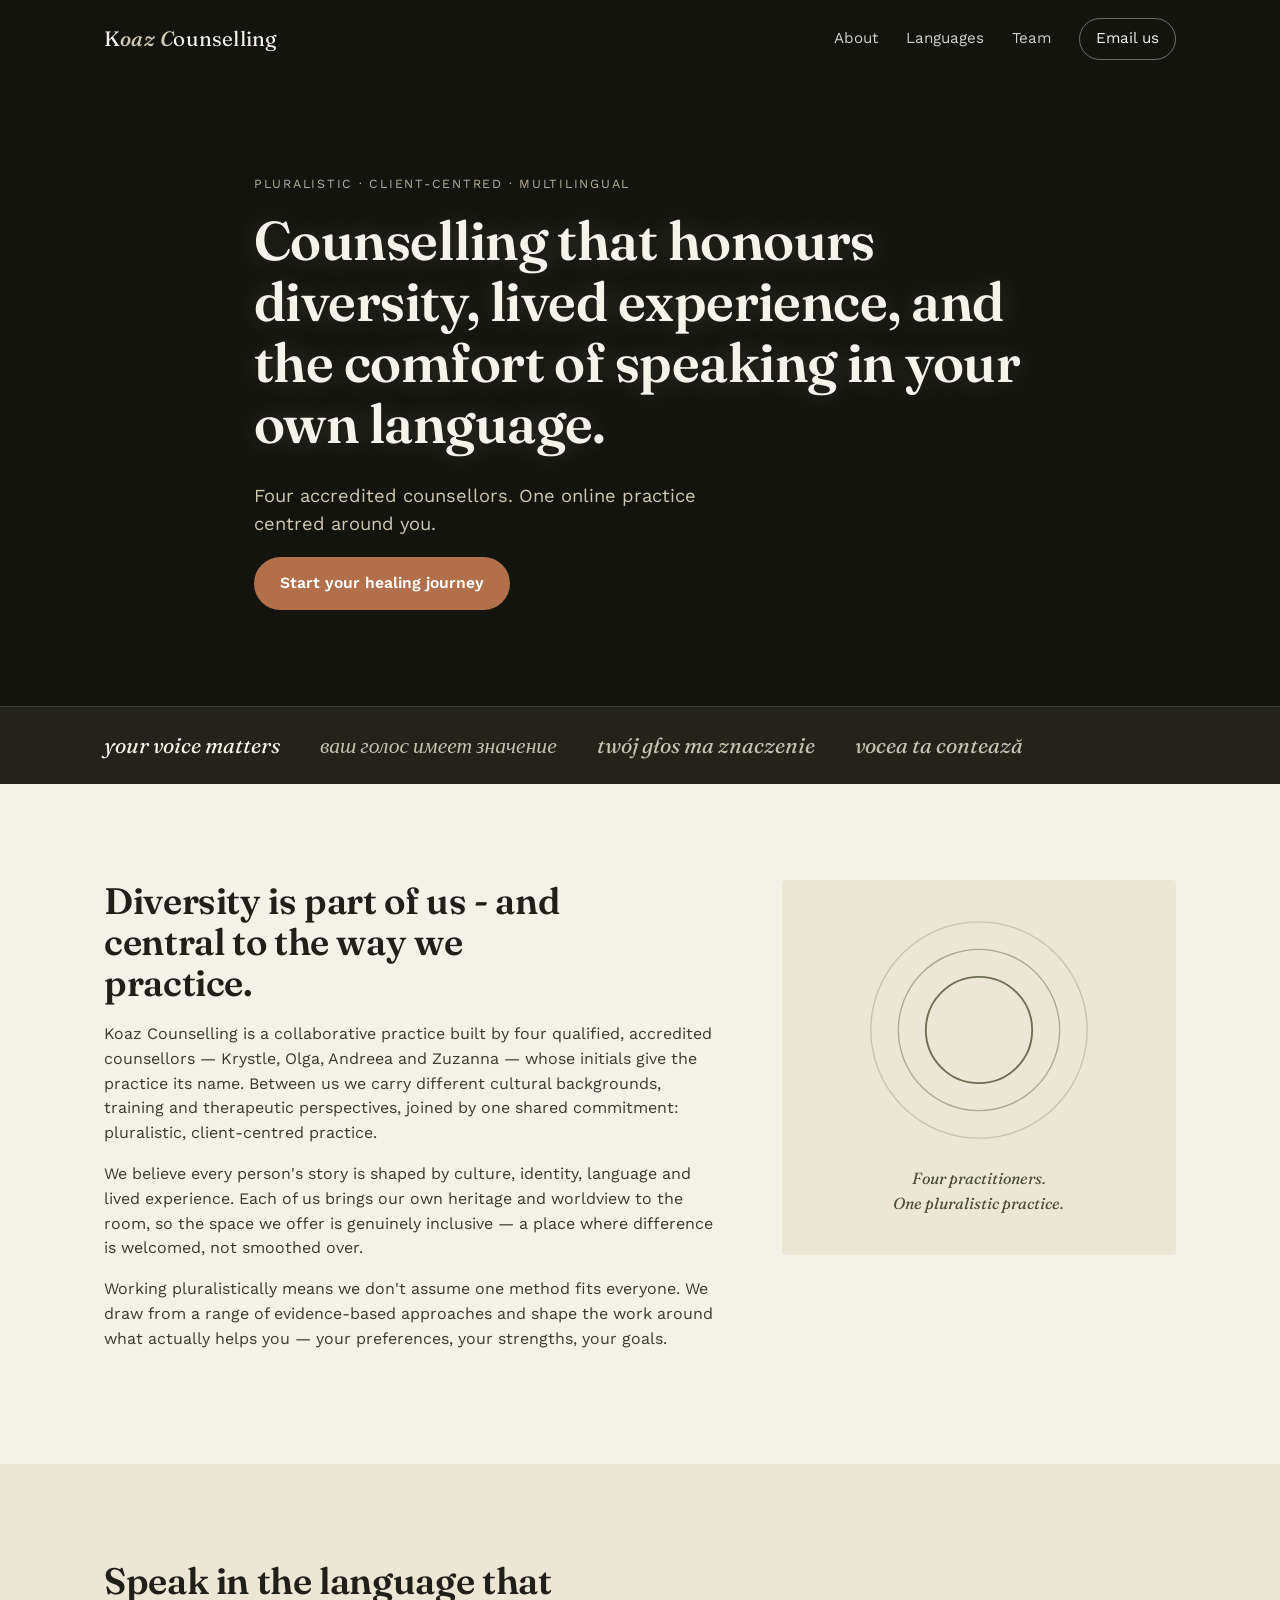
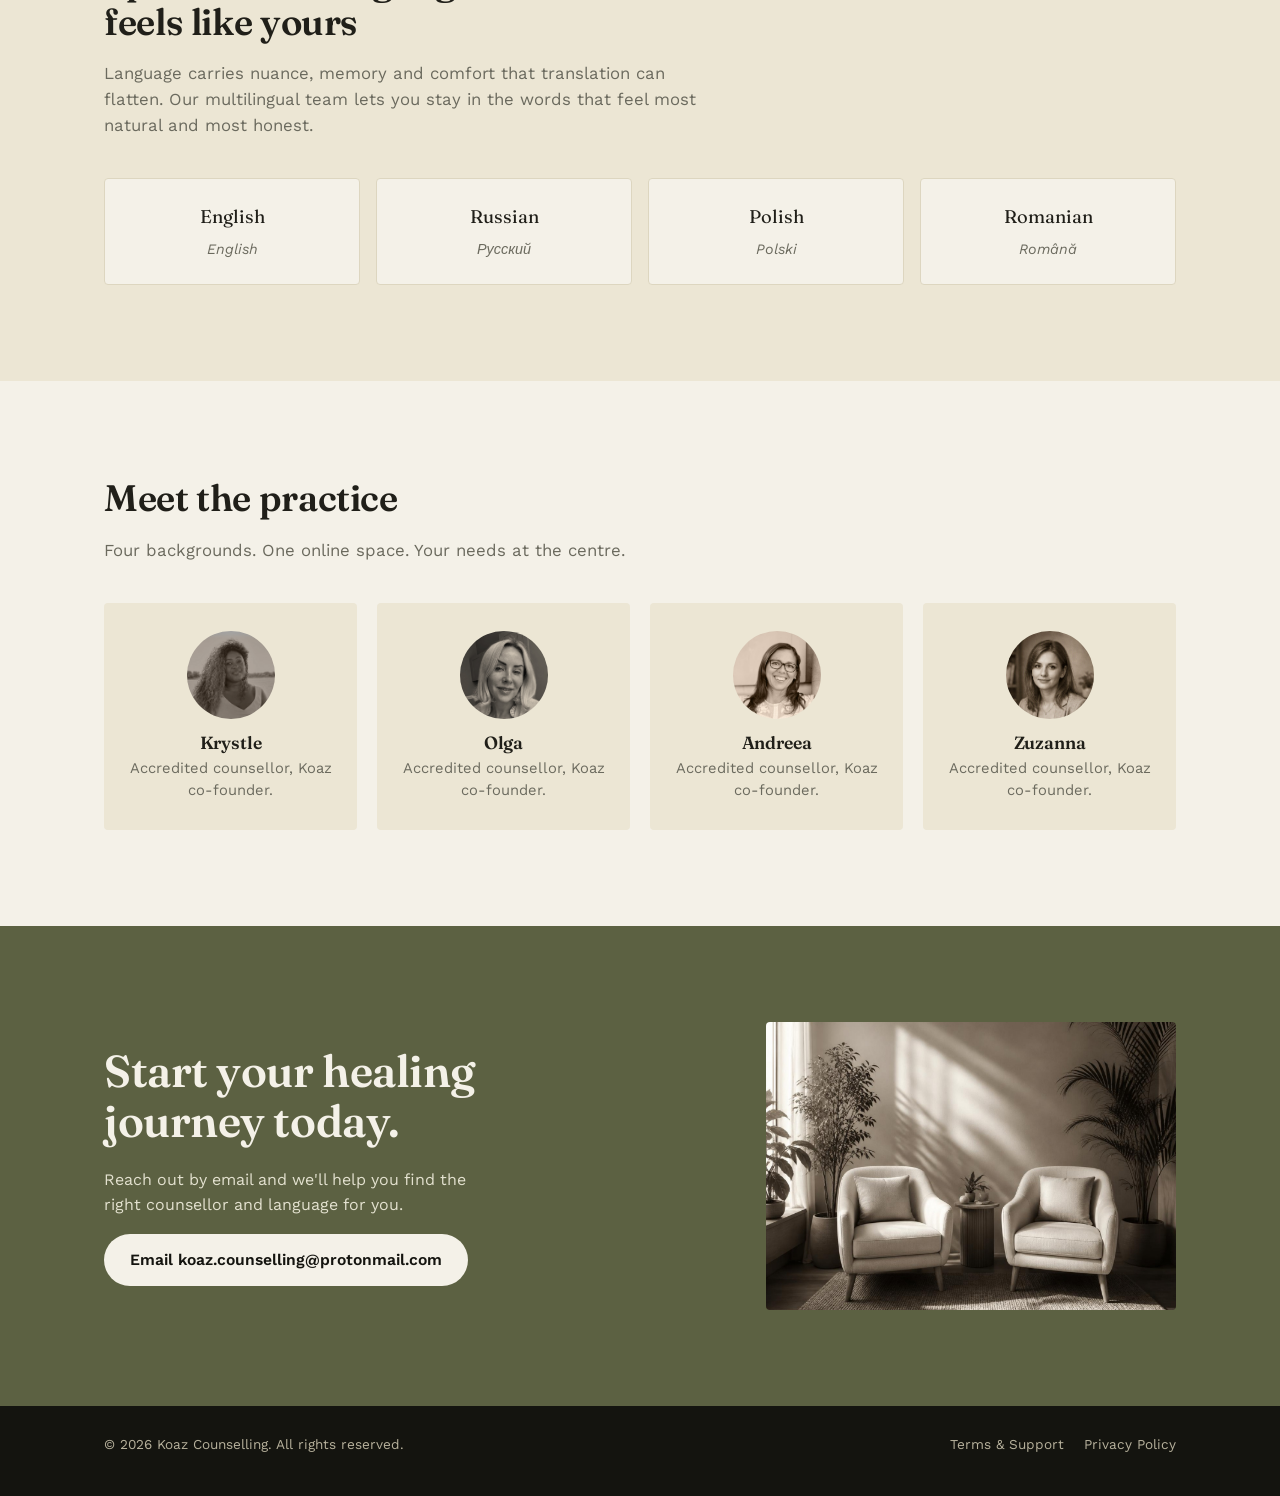
<file: index.html>
<!DOCTYPE html>
<html lang="en">
<head>
  <meta charset="UTF-8">
  <meta name="viewport" content="width=device-width, initial-scale=1.0">
  <title>Koaz Counselling | Multilingual, Pluralistic Therapy in the UK</title>
  <meta name="description" content="Koaz Counselling offers inclusive, multilingual therapy in English, Russian, Polish and Romanian. Four accredited counsellors, one pluralistic, client-centred practice.">
  <meta name="keywords" content="counselling, multilingual therapy, Russian speaking counsellor, Polish speaking counsellor, Romanian speaking counsellor, pluralistic therapy, online counselling UK">
  <meta name="author" content="Koaz Counselling">
  <link rel="canonical" href="https://www.koazcounselling.co.uk/">

  <!-- Open Graph -->
  <meta property="og:type" content="website">
  <meta property="og:title" content="Koaz Counselling | Multilingual, Pluralistic Therapy">
  <meta property="og:description" content="Counselling that honours diversity, lived experience, and the comfort of speaking in your own language. English, Russian, Polish, Romanian.">
  <meta property="og:url" content="https://www.koazcounselling.co.uk/">
  <meta property="og:site_name" content="Koaz Counselling">
  <meta property="og:image" content="https://www.koazcounselling.co.uk/assets/og-image.jpg">
  <meta property="og:locale" content="en_GB">

  <!-- Twitter -->
  <meta name="twitter:card" content="summary_large_image">
  <meta name="twitter:title" content="Koaz Counselling | Multilingual, Pluralistic Therapy">
  <meta name="twitter:description" content="Counselling that honours diversity, lived experience, and the comfort of speaking in your own language.">
  <meta name="twitter:image" content="https://www.koazcounselling.co.uk/assets/og-image.jpg">

  <meta name="theme-color" content="#14140f">
  <link rel="icon" type="image/svg+xml" href="/assets/favicon.svg">

  <!-- Preconnect for font performance -->
  <link rel="preconnect" href="https://fonts.googleapis.com">
  <link rel="preconnect" href="https://fonts.gstatic.com" crossorigin>
  <link href="https://fonts.googleapis.com/css2?family=Fraunces:ital,opsz,wght@0,9..144,400;0,9..144,600;1,9..144,500&family=Work+Sans:wght@400;500;600&display=swap" rel="stylesheet">

  <link rel="stylesheet" href="/styles.css">

  <!-- Structured data: local business / professional service -->
  <script type="application/ld+json">
  {
    "@context": "https://schema.org",
    "@type": "MedicalBusiness",
    "name": "Koaz Counselling",
    "url": "https://www.koazcounselling.co.uk/",
    "description": "Inclusive, multilingual, pluralistic counselling practice offering therapy in English, Russian, Polish and Romanian.",
    "email": "koaz.counselling@protonmail.com",
    "areaServed": "GB",
    "knowsLanguage": ["en", "ru", "pl", "ro"],
    "medicalSpecialty": "Counselling",
    "founder": [
      { "@type": "Person", "name": "Krystle" },
      { "@type": "Person", "name": "Olga" },
      { "@type": "Person", "name": "Andreea" },
      { "@type": "Person", "name": "Zuzanna" }
    ]
  }
  </script>
</head>
<body>

  <a class="skip-link" href="#main">Skip to content</a>

  <header class="site-header">
    <div class="wrap header-row">
      <a href="/" class="wordmark" aria-label="Koaz Counselling home">K<span class="wm-i">o</span><span class="wm-i">a</span><span class="wm-i">z</span> <span class="wm-i">C</span>ounselling</a>
      <nav class="site-nav" aria-label="Primary">
        <a href="#about">About</a>
        <a href="#languages">Languages</a>
        <a href="#team">Team</a>
        <a href="#contact" class="nav-cta">Email us</a>
      </nav>
    </div>
  </header>

  <main id="main">

    <!-- HERO -->
    <section class="hero">
      <div class="wrap hero-inner">
        <p class="eyebrow">Pluralistic &middot; client-centred &middot; multilingual</p>
        <h1>Counselling that honours diversity, lived experience, and the comfort of speaking in your own language.</h1>
        <p class="hero-lede">Four accredited counsellors. One online practice centred around you.</p>
        <a href="#contact" class="btn btn-primary">Start your healing journey</a>
      </div>

      <!-- Signature element: the same idea, in every language we work in -->
      <div class="voice-strip" aria-label="Your voice matters, spoken in four languages">
        <ul class="voice-list">
          <li lang="en"><span>your voice matters</span></li>
          <li lang="ru"><span>ваш голос имеет значение</span></li>
          <li lang="pl"><span>twój głos ma znaczenie</span></li>
          <li lang="ro"><span>vocea ta contează</span></li>
        </ul>
      </div>
    </section>

    <!-- ABOUT -->
    <section id="about" class="section about">
      <div class="wrap about-grid">
        <div class="about-copy">
          <h2>Diversity is part of us &#8209; and central to the way we practice.</h2>
          <p>Koaz Counselling is a collaborative practice built by four qualified, accredited counsellors&nbsp;&mdash; Krystle, Olga, Andreea and Zuzanna&nbsp;&mdash; whose initials give the practice its name. Between us we carry different cultural backgrounds, training and therapeutic perspectives, joined by one shared commitment: pluralistic, client&#8209;centred practice.</p>
          <p>We believe every person's story is shaped by culture, identity, language and lived experience. Each of us brings our own heritage and worldview to the room, so the space we offer is genuinely inclusive &mdash; a place where difference is welcomed, not smoothed over.</p>
          <p>Working pluralistically means we don't assume one method fits everyone. We draw from a range of evidence&#8209;based approaches and shape the work around what actually helps you &mdash; your preferences, your strengths, your goals.</p>
        </div>
        <aside class="about-figure" aria-hidden="true">
          <div class="figure-panel">
            <svg viewBox="0 0 240 240" role="presentation" focusable="false">
              <circle cx="120" cy="120" r="118" class="ring ring-1"/>
              <circle cx="120" cy="120" r="88" class="ring ring-2"/>
              <circle cx="120" cy="120" r="58" class="ring ring-3"/>
            </svg>
            <p class="figure-caption">Four practitioners.<br>One pluralistic practice.</p>
          </div>
        </aside>
      </div>
    </section>

    <!-- LANGUAGES -->
    <section id="languages" class="section languages">
      <div class="wrap">
        <h2>Speak in the language that feels like yours</h2>
        <p class="section-lede">Language carries nuance, memory and comfort that translation can flatten. Our multilingual team lets you stay in the words that feel most natural and most honest.</p>
        <ul class="lang-grid">
          <li class="lang-card">
            <span class="lang-name" lang="en">English</span>
            <span class="lang-native">English</span>
          </li>
          <li class="lang-card">
            <span class="lang-name" lang="ru">Russian</span>
            <span class="lang-native" lang="ru">Русский</span>
          </li>
          <li class="lang-card">
            <span class="lang-name" lang="pl">Polish</span>
            <span class="lang-native" lang="pl">Polski</span>
          </li>
          <li class="lang-card">
            <span class="lang-name" lang="ro">Romanian</span>
            <span class="lang-native" lang="ro">Română</span>
          </li>
        </ul>
      </div>
    </section>

    <!-- TEAM -->
    <section id="team" class="section team">
      <div class="wrap">
        <h2>Meet the practice</h2>
        <p class="section-lede">Four backgrounds. One online space. Your needs at the centre.</p>
        <ul class="team-grid">
          <li class="team-card">
            <button type="button" class="team-photo-btn" aria-expanded="false" aria-controls="bio-krystle">
              <img class="team-avatar" src="/assets/Krystle4.jpeg" alt="Krystle, counsellor at Koaz Counselling">
            </button>
            <h3>Krystle</h3>
            <p>Accredited counsellor, Koaz co&#8209;founder.</p>
            <div class="team-bio" id="bio-krystle">
              <p><strong>Accredited counsellor</strong>, registered member of the National Counselling and Psychotherapy Society (NCPS). Based in the UK, offering therapy in <strong>English</strong>.</p>
              <p>Person&#8209;centred approach, drawing on psychodynamic and cognitive behavioural perspectives, shaped around each client's needs and goals &mdash; a warm, empathic, non&#8209;judgemental space where clients feel valued and affirmed in their identity.</p>
              <p>Supports clients with stress, anxiety, depression, self&#8209;esteem and confidence concerns, relationship and family difficulties, and neurodiversity&#8209;related issues.</p>
              <p class="bio-contact">krystle@koazcounselling.co.uk</p>
            </div>
          </li>
          <li class="team-card">
            <button type="button" class="team-photo-btn" aria-expanded="false" aria-controls="bio-olga">
              <img class="team-avatar" src="/assets/Olga1.jpeg" alt="Olga, counsellor at Koaz Counselling">
            </button>
            <h3>Olga</h3>
            <p>Accredited counsellor, Koaz co&#8209;founder.</p>
            <div class="team-bio" id="bio-olga">
              <p><strong>Bilingual integrative counsellor</strong> offering therapy in <strong>English and Russian</strong>, in South West London and online. Accredited NCPS member, currently training further in clinical psychology and psychosomatic health.</p>
              <p>Pluralistic, client&#8209;centred practice drawing on psychodynamic and cognitive behavioural perspectives &mdash; a confidential, compassionate, non&#8209;judgemental space to explore at your own pace.</p>
              <p>Supports clients with anxiety, stress, low mood and burnout, relationship and family difficulties, self&#8209;esteem, life transitions, bereavement and loss, and neurodiversity&#8209;related challenges.</p>
              <p class="bio-contact">olga@koazcounselling.co.uk</p>
            </div>
          </li>
          <li class="team-card">
            <button type="button" class="team-photo-btn" aria-expanded="false" aria-controls="bio-andreea">
              <img class="team-avatar" src="/assets/Andreea.jpeg" alt="Andreea, counsellor at Koaz Counselling">
            </button>
            <h3>Andreea</h3>
            <p>Accredited counsellor, Koaz co&#8209;founder.</p>
            <div class="team-bio" id="bio-andreea">
              <p><strong>Accredited counsellor</strong>, registered member of the National Counselling and Psychotherapy Society (NCPS), with over 12 years of experience. Based in the UK, working internationally, offering therapy in <strong>English and Romanian</strong>.</p>
              <p>Works pluralistically, drawing on a range of evidence&#8209;based methods tailored to each client's needs and goals &mdash; known for a warm, safe, non&#8209;judgemental space.</p>
              <p>Supports clients with stress, anxiety, trauma, abuse, grief, depression, attachment difficulties, self&#8209;esteem, caregiver strain, relationship issues, sexuality and gender, PTSD, loneliness, women's issues, and workplace challenges. Trauma&#8209;informed and neurodiversity&#8209;aware.</p>
              <p class="bio-contact">andreea@koazcounselling.co.uk<br>+44 754 6684 771<br>NCPS membership: NCS23-04713</p>
            </div>
          </li>
          <li class="team-card">
            <button type="button" class="team-photo-btn" aria-expanded="false" aria-controls="bio-zuzanna">
              <img class="team-avatar" src="/assets/Zuzanna.jpeg" alt="Zuzanna, counsellor at Koaz Counselling">
            </button>
            <h3>Zuzanna</h3>
            <p>Accredited counsellor, Koaz co&#8209;founder.</p>
            <div class="team-bio" id="bio-zuzanna">
              <p><strong>Accredited member</strong> of the National Counselling and Psychotherapy Society (NCPS), offering counselling in <strong>English and Polish</strong>.</p>
              <p>Pluralistic practice drawing on psychodynamic and cognitive behavioural approaches, integrating creative and art&#8209;based techniques. As a neurodivergent practitioner herself, offers an attuned, affirming space for neurodiverse clients, responsive to communication style, sensory needs, and ways of processing the world.</p>
              <p>Supports clients with anxiety, depression, self&#8209;esteem and confidence concerns, relationship and family difficulties, sexuality and gender&#8209;related issues, and neurodiversity&#8209;related challenges.</p>
              <p class="bio-contact">zuzanna@koazcounselling.co.uk</p>
            </div>
          </li>
        </ul>
        </div>
    </section>

    <!-- CONTACT / CTA -->
    <section id="contact" class="section cta">
      <div class="wrap cta-grid">
        <div class="cta-copy">
          <h2>Start your healing journey today.</h2>
          <p>Reach out by email and we'll help you find the right counsellor and language for you.</p>
          <a class="btn btn-light" href="mailto:koaz.counselling@protonmail.com">Email koaz.counselling@protonmail.com</a>
        </div>
        <div class="cta-figure">
          <img src="/assets/chairs.jpeg" alt="A warm, plant-filled counselling room at Koaz Counselling" class="cta-photo">
        </div>
      </div>
    </section>

  </main>

  <footer class="site-footer">
    <div class="wrap footer-row">
      <p>&copy; <span id="year"></span> Koaz Counselling. All rights reserved.</p>
      <nav aria-label="Legal">
        <a href="/terms.html">Terms &amp; Support</a>
        <a href="/privacy.html">Privacy Policy</a>
      </nav>
    </div>
  </footer>

  <script src="/script.js" defer></script>
</body>
</html>
</file>
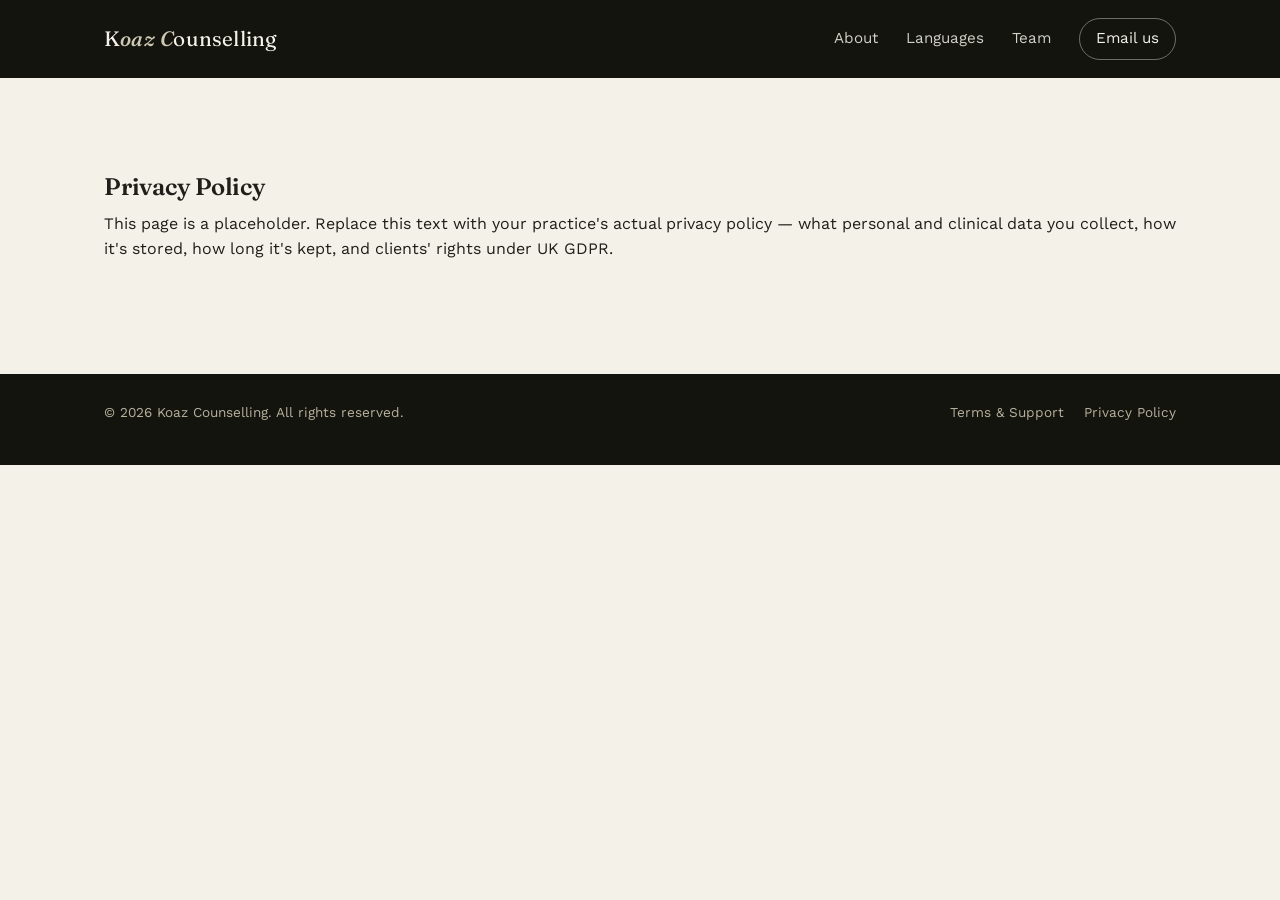
<file: privacy.html>
<!DOCTYPE html>
<html lang="en">
<head>
  <meta charset="UTF-8">
  <meta name="viewport" content="width=device-width, initial-scale=1.0">
  <title>Privacy Policy | Koaz Counselling</title>
  <meta name="description" content="Privacy policy for Koaz Counselling.">
  <meta name="robots" content="noindex">
  <link rel="canonical" href="https://www.koazcounselling.co.uk/privacy.html">
  <link rel="preconnect" href="https://fonts.googleapis.com">
  <link rel="preconnect" href="https://fonts.gstatic.com" crossorigin>
  <link href="https://fonts.googleapis.com/css2?family=Fraunces:ital,opsz,wght@0,9..144,400;0,9..144,600;1,9..144,500&family=Work+Sans:wght@400;500;600&display=swap" rel="stylesheet">
  <link rel="stylesheet" href="/styles.css">
</head>
<body>
  <a class="skip-link" href="#main">Skip to content</a>
  <header class="site-header">
    <div class="wrap header-row">
      <a href="/" class="wordmark" aria-label="Koaz Counselling home">K<span class="wm-i">o</span><span class="wm-i">a</span><span class="wm-i">z</span> <span class="wm-i">C</span>ounselling</a>
      <nav class="site-nav" aria-label="Primary">
        <a href="/#about">About</a>
        <a href="/#languages">Languages</a>
        <a href="/#team">Team</a>
        <a href="/#contact" class="nav-cta">Email us</a>
      </nav>
    </div>
  </header>
  <main id="main">
    <section class="section about">
      <div class="wrap">
        <h1>Privacy Policy</h1>
        <p>This page is a placeholder. Replace this text with your practice's actual privacy policy &mdash; what personal and clinical data you collect, how it's stored, how long it's kept, and clients' rights under UK GDPR.</p>
      </div>
    </section>
  </main>
  <footer class="site-footer">
    <div class="wrap footer-row">
      <p>&copy; <span id="year"></span> Koaz Counselling. All rights reserved.</p>
      <nav aria-label="Legal">
        <a href="/terms.html">Terms &amp; Support</a>
        <a href="/privacy.html">Privacy Policy</a>
      </nav>
    </div>
  </footer>
  <script src="/script.js" defer></script>
</body>
</html>
</file>
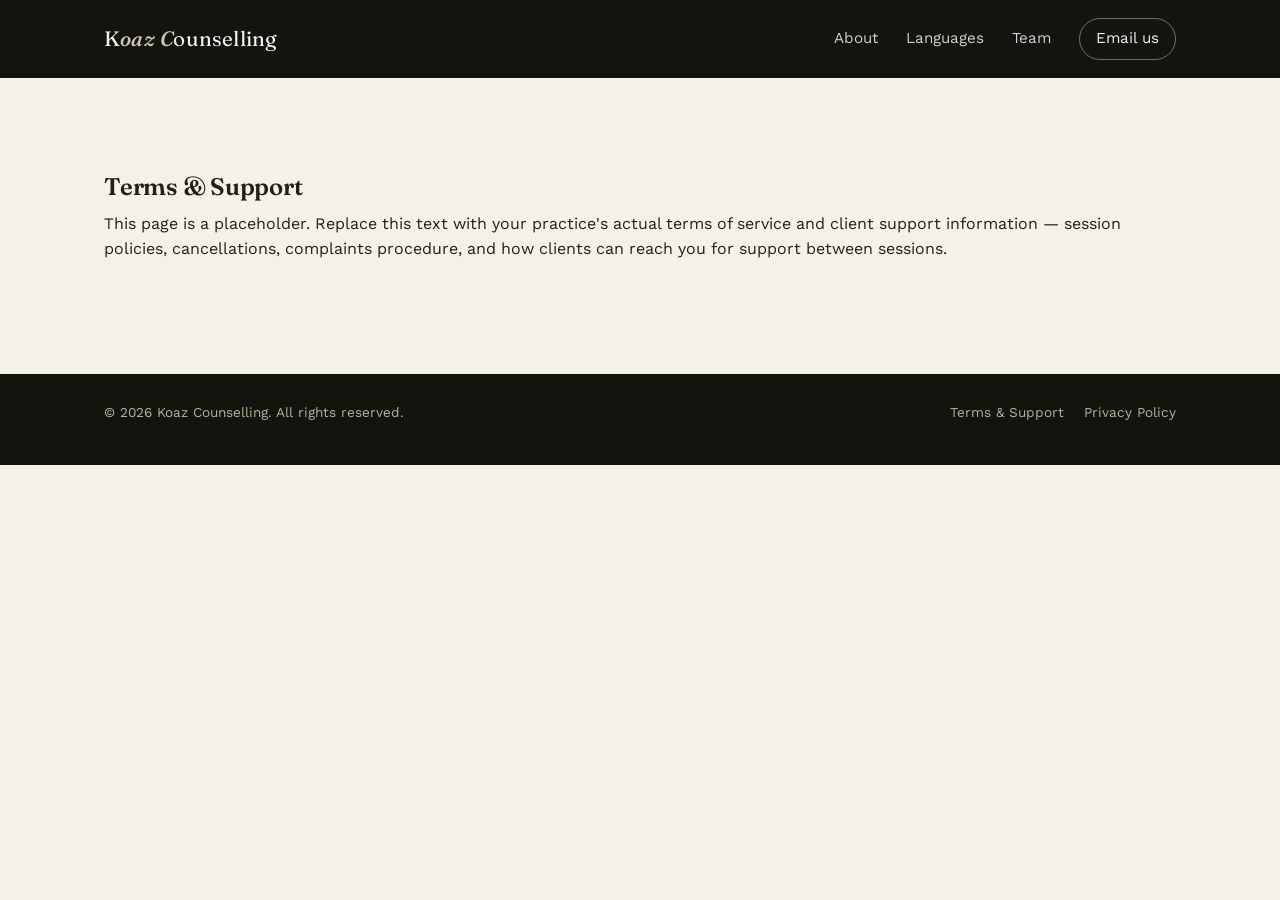
<file: terms.html>
<!DOCTYPE html>
<html lang="en">
<head>
  <meta charset="UTF-8">
  <meta name="viewport" content="width=device-width, initial-scale=1.0">
  <title>Terms & Support | Koaz Counselling</title>
  <meta name="description" content="Terms and support information for Koaz Counselling.">
  <meta name="robots" content="noindex">
  <link rel="canonical" href="https://www.koazcounselling.co.uk/terms.html">
  <link rel="preconnect" href="https://fonts.googleapis.com">
  <link rel="preconnect" href="https://fonts.gstatic.com" crossorigin>
  <link href="https://fonts.googleapis.com/css2?family=Fraunces:ital,opsz,wght@0,9..144,400;0,9..144,600;1,9..144,500&family=Work+Sans:wght@400;500;600&display=swap" rel="stylesheet">
  <link rel="stylesheet" href="/styles.css">
</head>
<body>
  <a class="skip-link" href="#main">Skip to content</a>
  <header class="site-header">
    <div class="wrap header-row">
      <a href="/" class="wordmark" aria-label="Koaz Counselling home">K<span class="wm-i">o</span><span class="wm-i">a</span><span class="wm-i">z</span> <span class="wm-i">C</span>ounselling</a>
      <nav class="site-nav" aria-label="Primary">
        <a href="/#about">About</a>
        <a href="/#languages">Languages</a>
        <a href="/#team">Team</a>
        <a href="/#contact" class="nav-cta">Email us</a>
      </nav>
    </div>
  </header>
  <main id="main">
    <section class="section about">
      <div class="wrap">
        <h1>Terms &amp; Support</h1>
        <p>This page is a placeholder. Replace this text with your practice's actual terms of service and client support information &mdash; session policies, cancellations, complaints procedure, and how clients can reach you for support between sessions.</p>
      </div>
    </section>
  </main>
  <footer class="site-footer">
    <div class="wrap footer-row">
      <p>&copy; <span id="year"></span> Koaz Counselling. All rights reserved.</p>
      <nav aria-label="Legal">
        <a href="/terms.html">Terms &amp; Support</a>
        <a href="/privacy.html">Privacy Policy</a>
      </nav>
    </div>
  </footer>
  <script src="/script.js" defer></script>
</body>
</html>
</file>
<file: styles.css>
/* ============================================
   Koaz Counselling — design tokens
   ============================================ */
:root{
  --ink:        #14140f;
  --ink-soft:   #23231b;
  --cream:      #f4f1e8;
  --cream-2:    #ece6d4;
  --olive:      #5c6142;
  --olive-dark: #454a30;
  --terracotta: #b1704a;
  --text-on-cream: #201f19;
  --text-on-ink:   #f4f1e8;
  --text-muted:    #6b6a5e;

  --font-display: "Fraunces", Georgia, serif;
  --font-body: "Work Sans", -apple-system, BlinkMacSystemFont, "Segoe UI", sans-serif;

  --max: 1120px;
  --radius: 4px;
}

*, *::before, *::after{ box-sizing: border-box; }
html{ scroll-behavior: smooth; }
@media (prefers-reduced-motion: reduce){
  html{ scroll-behavior: auto; }
  *, *::before, *::after{ animation-duration: 0.001ms !important; animation-iteration-count: 1 !important; transition-duration: 0.001ms !important; scroll-behavior: auto !important; }
}

body{
  margin: 0;
  font-family: var(--font-body);
  background: var(--cream);
  color: var(--text-on-cream);
  line-height: 1.55;
  -webkit-font-smoothing: antialiased;
}

h1,h2,h3{
  font-family: var(--font-display);
  font-weight: 600;
  line-height: 1.12;
  margin: 0 0 0.5em;
  letter-spacing: -0.01em;
}

p{ margin: 0 0 1em; }

a{ color: inherit; }

.wrap{
  max-width: var(--max);
  margin: 0 auto;
  padding: 0 24px;
}

.skip-link{
  position: absolute;
  left: -999px;
  top: auto;
  background: var(--ink);
  color: var(--cream);
  padding: 12px 18px;
  z-index: 100;
  border-radius: var(--radius);
}
.skip-link:focus{
  left: 16px;
  top: 16px;
}

:focus-visible{
  outline: 3px solid var(--terracotta);
  outline-offset: 2px;
}

/* ============ Header ============ */
.site-header{
  background: var(--ink);
  color: var(--text-on-ink);
  position: sticky;
  top: 0;
  z-index: 20;
}
.header-row{
  display: flex;
  align-items: center;
  justify-content: space-between;
  padding-top: 18px;
  padding-bottom: 18px;
}
.wordmark{
  font-family: var(--font-display);
  font-size: 1.3rem;
  text-decoration: none;
  color: var(--text-on-ink);
  letter-spacing: 0.01em;
}
.wm-i{ font-style: italic; font-weight: 500; color: #cfc9b4; }

.site-nav{ display: flex; align-items: center; gap: 28px; }
.site-nav a{
  text-decoration: none;
  font-size: 0.95rem;
  color: var(--text-on-ink);
  opacity: 0.85;
}
.site-nav a:hover{ opacity: 1; }
.nav-cta{
  border: 1px solid rgba(244,241,232,0.4);
  padding: 8px 16px;
  border-radius: 999px;
  opacity: 1 !important;
}
.nav-cta:hover{ background: rgba(244,241,232,0.1); }

/* ============ Hero ============ */
.hero{
  background: var(--ink);
  color: var(--text-on-ink);
  padding-top: 96px;
  padding-bottom: 0;
  overflow: hidden;
}
.hero-inner{ max-width: 820px; padding-bottom: 96px; }
.eyebrow{
  text-transform: uppercase;
  letter-spacing: 0.14em;
  font-size: 0.78rem;
  color: #b7b19c;
  margin-bottom: 18px;
}
.hero h1{
  font-size: clamp(2.1rem, 4.6vw, 3.4rem);
  color: #f6f3ea;
  text-shadow: 0 0 28px rgba(244,241,232,0.18);
}
.hero-lede{
  font-size: 1.15rem;
  color: #cfc9b4;
  max-width: 46ch;
}

.btn{
  display: inline-block;
  font-family: var(--font-body);
  font-weight: 600;
  font-size: 0.98rem;
  text-decoration: none;
  padding: 14px 26px;
  border-radius: 999px;
  transition: transform 0.15s ease, background 0.15s ease;
}
.btn:hover{ transform: translateY(-1px); }
.btn-primary{
  background: var(--terracotta);
  color: #fff;
}
.btn-primary:hover{ background: #a0623f; }
.btn-light{
  background: var(--cream);
  color: var(--ink);
}
.btn-light:hover{ background: #fff; }

/* Signature: voice strip */
.voice-strip{
  border-top: 1px solid rgba(244,241,232,0.14);
  background: var(--ink-soft);
}
.voice-list{
  list-style: none;
  margin: 0;
  padding: 22px 24px;
  max-width: var(--max);
  margin-inline: auto;
  display: flex;
  flex-wrap: wrap;
  gap: 12px 40px;
}
.voice-list li{
  font-family: var(--font-display);
  font-style: italic;
  font-size: clamp(1rem, 2vw, 1.35rem);
  color: #d8d3c1;
  opacity: 0.9;
}
.voice-list li:first-child{ color: #f6f3ea; opacity: 1; }

/* ============ Sections shared ============ */
.section{ padding: 96px 0; }
.section h2{
  font-size: clamp(1.6rem, 3vw, 2.3rem);
  max-width: 20ch;
}
.section-lede{
  color: var(--text-muted);
  max-width: 60ch;
  font-size: 1.05rem;
}

/* ============ About ============ */
.about{ background: var(--cream); }
.about-grid{
  display: grid;
  grid-template-columns: 1.4fr 0.9fr;
  gap: 64px;
  align-items: start;
}
.about-copy p{ color: #3a392f; }
.figure-panel{
  background: var(--cream-2);
  border-radius: var(--radius);
  padding: 40px;
  text-align: center;
}
.figure-panel svg{ width: 100%; max-width: 220px; height: auto; }
.ring{ fill: none; stroke: var(--olive); }
.ring-1{ stroke-opacity: 0.25; stroke-width: 1.5; }
.ring-2{ stroke-opacity: 0.45; stroke-width: 1.5; }
.ring-3{ stroke-opacity: 0.9; stroke-width: 2; }
.figure-caption{
  font-family: var(--font-display);
  font-style: italic;
  color: var(--olive-dark);
  margin-top: 18px;
  margin-bottom: 0;
}

/* ============ Languages ============ */
.languages{ background: var(--cream-2); }
.lang-grid{
  list-style: none;
  margin: 40px 0 0;
  padding: 0;
  display: grid;
  grid-template-columns: repeat(4, 1fr);
  gap: 16px;
}
.lang-card{
  background: var(--cream);
  border: 1px solid #ddd6c0;
  border-radius: var(--radius);
  padding: 24px 20px;
  text-align: center;
}
.lang-name{
  display: block;
  font-family: var(--font-display);
  font-size: 1.15rem;
}
.lang-native{
  display: block;
  margin-top: 6px;
  font-size: 0.9rem;
  color: var(--text-muted);
  font-style: italic;
}

/* ============ Team ============ */
.team{ background: var(--cream); }
.team-grid{
  list-style: none;
  margin: 40px 0 0;
  padding: 0;
  display: grid;
  grid-template-columns: repeat(4, 1fr);
  gap: 20px;
}
.team-card{
  text-align: center;
  padding: 28px 16px;
  background: var(--cream-2);
  border-radius: var(--radius);
  position: relative;
}
.team-photo-btn{
  background: none;
  border: none;
  padding: 0;
  margin: 0 auto 14px;
  display: block;
  cursor: pointer;
  border-radius: 50%;
}
.team-avatar{
  width: 88px;
  height: 88px;
  border-radius: 50%;
  object-fit: cover;
  display: block;
  transition: box-shadow 0.15s ease;
}
.team-photo-btn:hover .team-avatar,
.team-photo-btn:focus-visible .team-avatar{
  box-shadow: 0 0 0 4px rgba(177,112,74,0.35);
}
.team-card h3{ margin-bottom: 4px; font-size: 1.1rem; }
.team-card p{ margin: 0; color: var(--text-muted); font-size: 0.92rem; }

/* Bio dropdown: hidden by default, revealed on hover (pointer devices)
   or via .is-open (click/tap/keyboard toggle, see script.js).
   Floats as a wider overlay so it isn't squeezed into the narrow card column. */
.team-bio{
  display: none;
  position: absolute;
  top: calc(100% + 10px);
  left: 50%;
  transform: translateX(-50%);
  width: max(260px, 100%);
  max-width: 320px;
  text-align: left;
  padding: 16px 18px;
  background: var(--cream);
  border: 1px solid #ddd6c0;
  border-radius: var(--radius);
  box-shadow: 0 12px 28px rgba(20,20,15,0.16);
  z-index: 10;
  max-height: 340px;
  overflow-y: auto;
}
.team-bio p{
  color: var(--text-on-cream);
  font-size: 0.9rem;
  margin: 0 0 10px;
}
.team-bio p:last-child{ margin-bottom: 0; }
.team-bio .bio-contact{
  font-size: 0.82rem;
  color: var(--text-muted);
  line-height: 1.5;
}
@media (hover: hover){
  .team-card:hover .team-bio{ display: block; }
}
.team-card.is-open .team-bio{ display: block; }

.team-note{
  margin-top: 28px;
  font-size: 0.85rem;
  color: var(--text-muted);
}
.team-note code{
  background: var(--cream-2);
  padding: 2px 6px;
  border-radius: 3px;
}

/* ============ CTA ============ */
.cta{ background: var(--olive); color: var(--cream); }
.cta-grid{
  display: grid;
  grid-template-columns: 1.2fr 0.8fr;
  gap: 48px;
  align-items: center;
}
.cta h2{
  font-size: clamp(1.9rem, 4vw, 2.8rem);
  color: var(--cream);
  max-width: 14ch;
}
.cta-copy p{ color: #e3e1cf; max-width: 40ch; }
.cta .figure-panel--light{ background: rgba(244,241,232,0.12); }
.cta .leaf{ fill: rgba(244,241,232,0.5); }
.cta-photo{
  width: 100%;
  height: 100%;
  min-height: 260px;
  object-fit: cover;
  border-radius: var(--radius);
  display: block;
}

/* ============ Footer ============ */
.site-footer{
  background: var(--ink);
  color: #b7b19c;
  padding: 28px 0;
  font-size: 0.85rem;
}
.footer-row{
  display: flex;
  justify-content: space-between;
  flex-wrap: wrap;
  gap: 12px;
}
.footer-row nav{ display: flex; gap: 20px; }
.footer-row a{ text-decoration: none; color: #b7b19c; }
.footer-row a:hover{ color: var(--cream); }

/* ============ Responsive ============ */
@media (max-width: 860px){
  .about-grid, .cta-grid{ grid-template-columns: 1fr; }
  .about-figure, .cta-figure{ order: -1; max-width: 260px; }
  .lang-grid, .team-grid{ grid-template-columns: repeat(2, 1fr); }
}
@media (max-width: 560px){
  .site-nav{ gap: 16px; }
  .site-nav a:not(.nav-cta){ display: none; }
  .section{ padding: 64px 0; }
  .lang-grid, .team-grid{ grid-template-columns: 1fr; }
}
</file>
